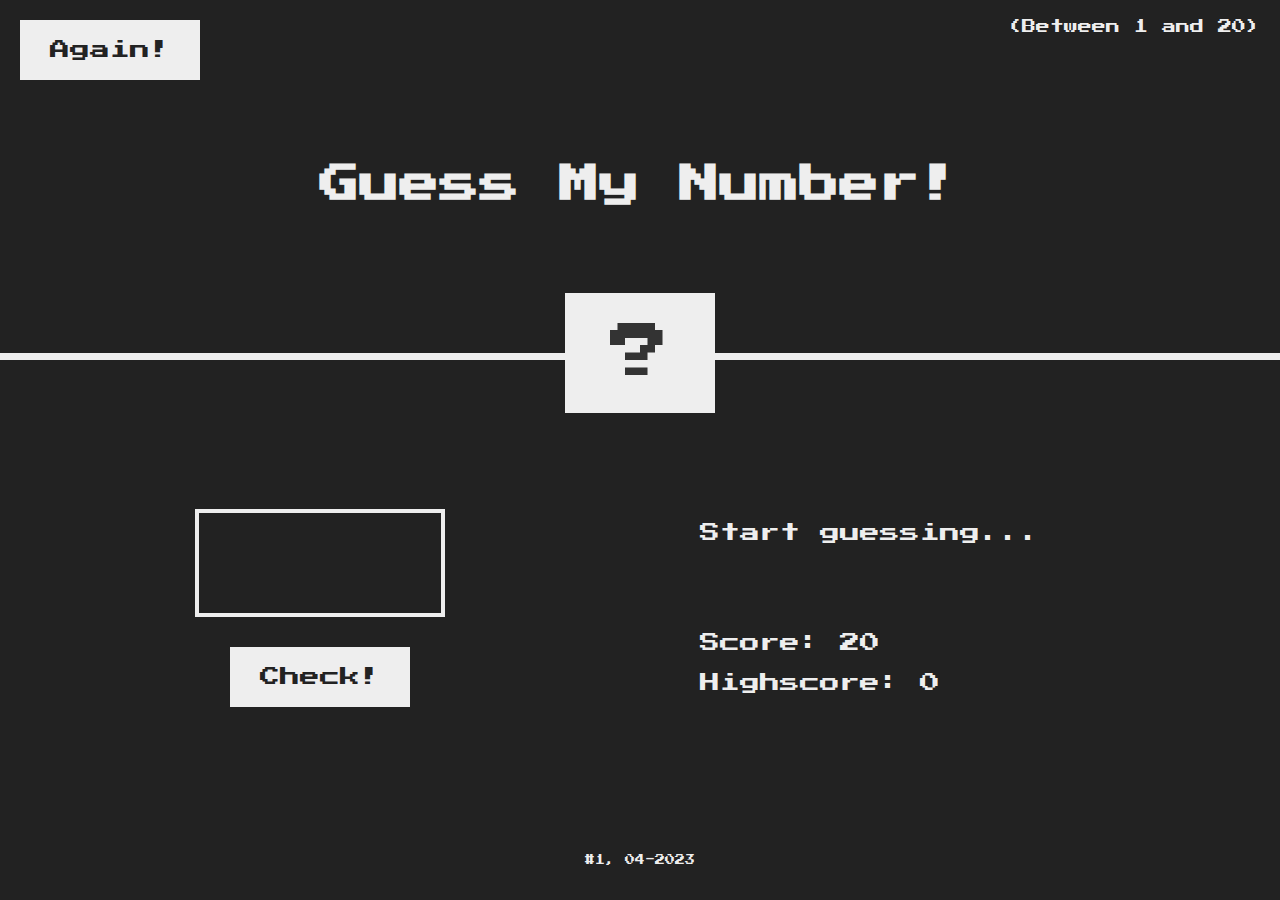
<file: 01-guess-my-number/index.html>
<!DOCTYPE html>
<html lang="en">

  <head>
    <meta charset="UTF-8" />
    <meta http-equiv="X-UA-Compatible" content="IE=edge" />
    <meta name="viewport" content="width=device-width, initial-scale=1.0" />
    <link rel="preconnect" href="https://fonts.googleapis.com">
    <link rel="preconnect" href="https://fonts.gstatic.com" crossorigin>
    <link href="https://fonts.googleapis.com/css2?family=Press+Start+2P&display=swap" rel="stylesheet">
    <link rel="stylesheet" href="style.css">
    <title>Guess My Number!</title>
  </head>

  <body>
    <header class="header">
      <h1 class="header__title">Guess My Number!</h1>
      <p class="header__subtitle">(Between 1 and 20)</p>
      <button class="header__button header__button--again button">Again!</button>
      <div class="header__mystery-number">?</div>
    </header>

    <main class="main">
      <section class="guess-section">
        <input class="guess-section__input" type="number" />
        <button class="guess-section__button button">Check!</button>
      </section>
      <section class="game-info-section">
        <p class="game-info-section__message">Start guessing...</p>
        <p class="game-info-section__score">Score: <span class="game-info-section__score-value">20</span></p>
        <p class="game-info-section__highscore">Highscore: <span class="game-info-section__highscore-value">0</span></p>
      </section>
    </main>
    <footer>
      <span>#1, 04-2023</span>
    </footer>

    <script src="script.js"></script>
  </body>

</html>
</file>
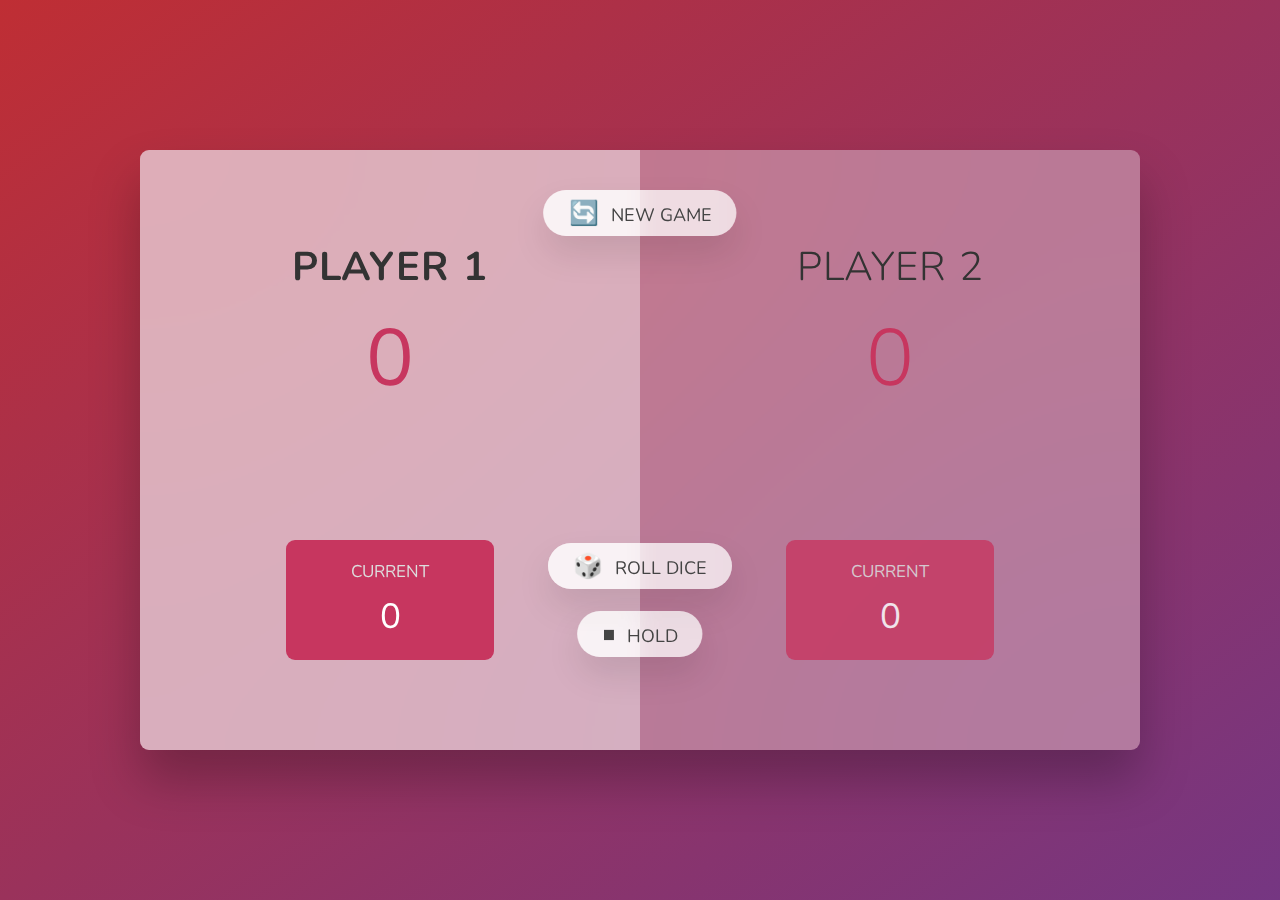
<file: 02-pig-game/index.html>
<!DOCTYPE html>
<html lang="en">
  <head>
    <meta charset="UTF-8" />
    <meta name="viewport" content="width=device-width, initial-scale=1.0" />
    <link rel="preconnect" href="https://fonts.googleapis.com" />
    <link rel="preconnect" href="https://fonts.gstatic.com" crossorigin />
    <link
      href="https://fonts.googleapis.com/css2?family=Nunito:wght@200;400&display=swap"
      rel="stylesheet"
    />
    <link rel="stylesheet" href="style.css" />
    <title>PIG Game</title>
  </head>
  <body>
    <main>
      <section class="player player--0">
        <h2 class="player__name" id="name--0">Player 1</h2>
        <p class="player__score" id="score--0">10</p>
        <div class="player__current">
          <p class="player__current-label">Current</p>
          <p class="player__current-score" id="current--0">1</p>
        </div>
      </section>
      <section class="player player--1">
        <h2 class="player__name" id="name--1">Player 2</h2>
        <p class="player__score" id="score--1">20</p>
        <div class="player__current">
          <p class="player__current-label">Current</p>
          <p class="player__current-score" id="current--1">2</p>
        </div>
      </section>
      <img src="img/dice-1.png" alt="Playing dice" class="dice" />
      <button class="btn btn--new">🔄 New Game</button>
      <button class="btn btn--roll">🎲 Roll dice</button>
      <button class="btn btn--hold">⏹ Hold</button>
    </main>
    <script src="script.js"></script>
  </body>
</html>
</file>
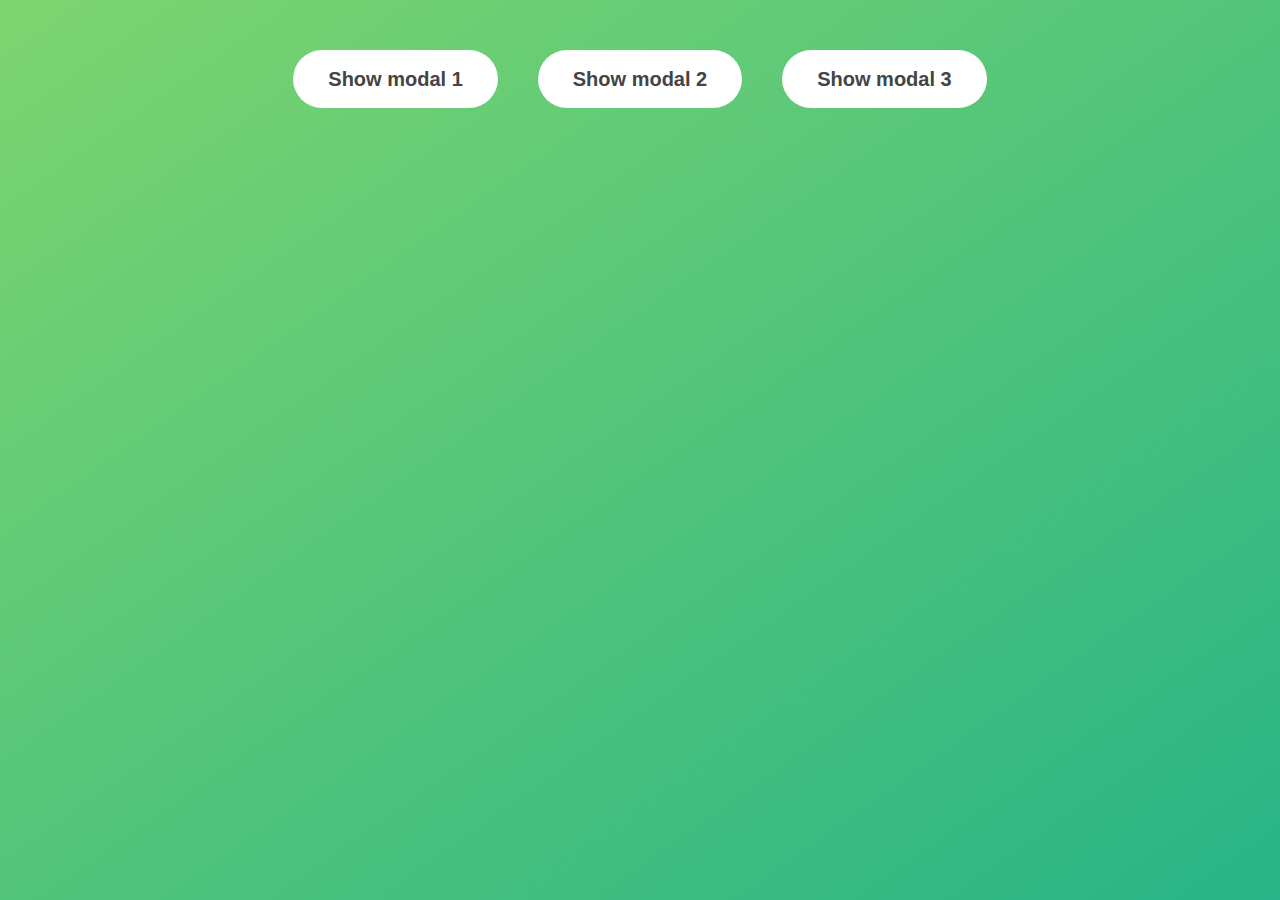
<file: 03-modal-window/index.html>
<!DOCTYPE html>
<html lang="en">
  <head>
    <meta charset="UTF-8" />
    <meta name="viewport" content="width=device-width, initial-scale=1.0" />
    <link rel="stylesheet" href="style.css" />
    <title>Modal window</title>
  </head>
  <body>
    <button class="btn__show-modal">Show modal 1</button>
    <button class="btn__show-modal">Show modal 2</button>
    <button class="btn__show-modal">Show modal 3</button>

    <main class="modal hidden">
      <button class="btn__close-modal">&times;</button>
      <h1>I'm a modal window 🖥</h1>
      <p>
        A modal window in JavaScript (also known as a modal dialog or a modal
        popup) is a user interface element that appears on top of the main
        content and requires the user to interact with it before they can
        continue interacting with the rest of the page. It is commonly used to
        display important information, prompt for user input, or confirm an
        action.
      </p>
      <h2>Essential Characteristics of Modal Windows</h2>
      <ul>
        <li>
          Overlay: When a modal window appears, it usually darkens or overlays
          the background content to bring attention to the modal and prevent
          interaction with the underlying elements.
        </li>
        <li>
          Focus: Modal windows capture the user's focus, meaning the user cannot
          interact with the content behind the modal until they close it or
          complete the required action within the modal.
        </li>
        <li>
          Content: Modals can contain various elements such as text, forms,
          buttons, images, or any other HTML content necessary to accomplish the
          intended task.
        </li>
        <li>
          Close button: Modal windows typically include a close button (e.g., an
          "X" icon) that allows the user to dismiss the modal without taking any
          action.
        </li>
      </ul>
    </main>
    <div class="overlay hidden"></div>
    <script src="script.js"></script>
  </body>
</html>
</file>
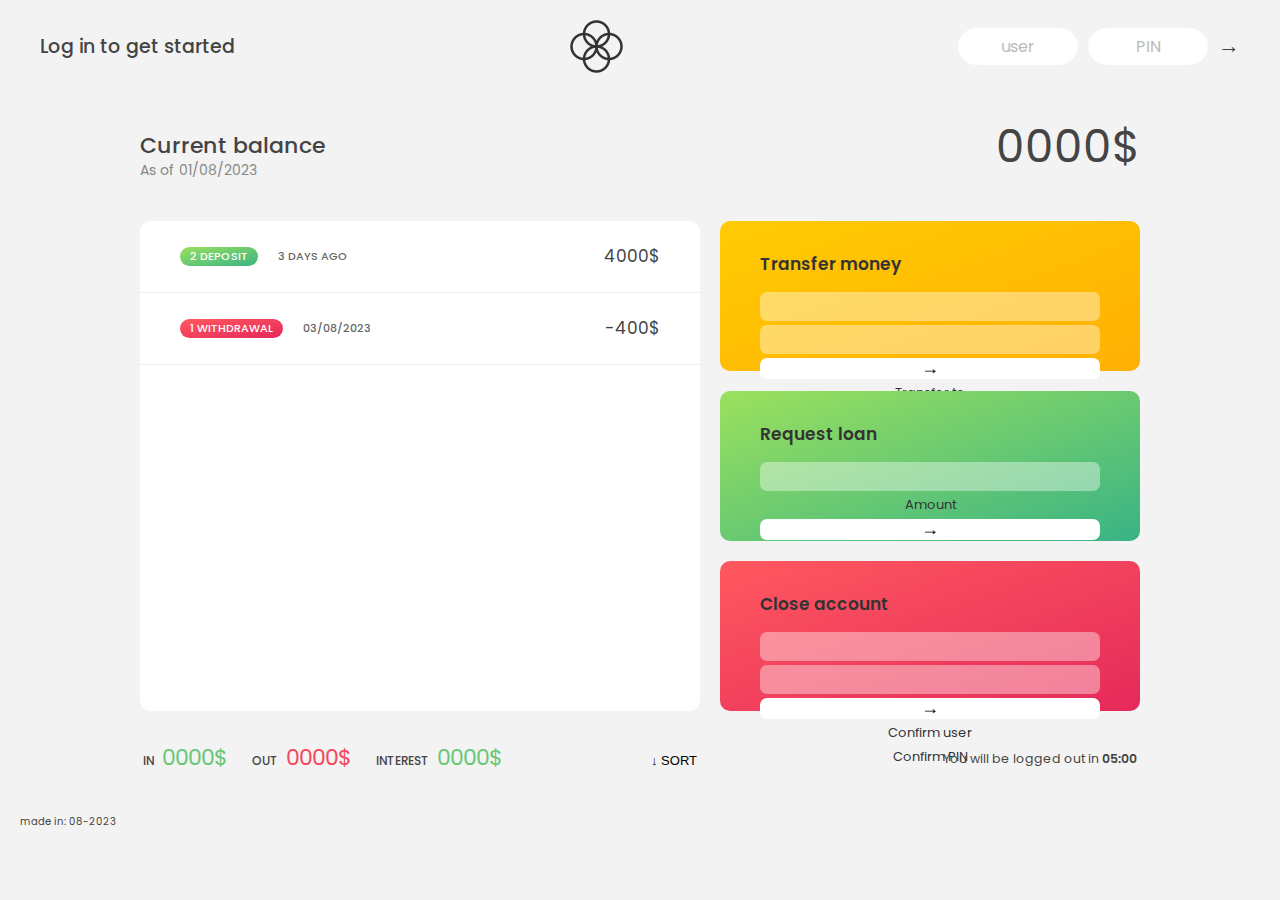
<file: 04-bank-app/index.html>
<!DOCTYPE html>
<html lang="en">
  <head>
    <meta charset="UTF-8" />
    <meta name="viewport" content="width=device-width, initial-scale=1.0" />
    <link rel="shortcut icon" href="img/icon.png" type="image/x-icon" />
    <link rel="preconnect" href="https://fonts.googleapis.com" />
    <link rel="preconnect" href="https://fonts.gstatic.com" crossorigin />
    <link
      href="https://fonts.googleapis.com/css2?family=Nunito:wght@200;400&family=Poppins:wght@400;500&display=swap"
      rel="stylesheet"
    />
    <link rel="stylesheet" href="style.css" />
    <title>Bank-App Arrays</title>
  </head>
  <body>
    <nav>
      <p class="welcome">Log in to get started</p>
      <img src="img/logo.png" alt="Logo" class="logo" />
      <form class="login">
        <input
          type="text"
          placeholder="user"
          class="login__input login__input--user"
        />
        <input
          type="password"
          placeholder="PIN"
          maxlength="4"
          class="login__input login__input--pin"
        />
        <button class="login__btn">&rarr;</button>
      </form>
    </nav>
    <main class="app">
      <!-- BALANCE -->
      <div class="balance">
        <div>
          <p class="balance__label">Current balance</p>
          <p class="balance__date">
            As of <span class="date">01/08/2023</span>
          </p>
        </div>
        <p class="balance__value">0000$</p>
      </div>
      <!-- MOVEMENTS -->
      <div class="movements">
        <div class="movements__row">
          <div class="movements__type movements__type--deposit">2 deposit</div>
          <div class="movements__date">3 days ago</div>
          <div class="movements__value">4000$</div>
        </div>
        <div class="movements__row">
          <div class="movements__type movements__type--withdrawal">
            1 withdrawal
          </div>
          <div class="movements__date">03/08/2023</div>
          <div class="movements__value">-400$</div>
        </div>
      </div>
      <!-- SUMMARY -->
      <div class="summary">
        <p class="summary__label">In</p>
        <p class="summary__value summary__value--in">0000$</p>
        <p class="summary__label">Out</p>
        <p class="summary__value summary__value--out">0000$</p>
        <p class="summary__label">Interest</p>
        <p class="summary__value summary__value--interes">0000$</p>
        <button class="btn--sort">&downarrow; SORT</button>
      </div>
      <!-- OPERATION: TRANSFERS -->
      <div class="operation operation--transfer">
        <h2>Transfer money</h2>
        <form action="" class="form form--transfer">
          <input type="text" class="form__input form__input--to" />
          <input type="number" class="form__input form__input--amount" />
          <button class="form__btn form__btn--transfer">&rarr;</button>
          <label for="" class="form__label">Transfer to</label>
          <label for="" class="form__label">Amount</label>
        </form>
      </div>
      <!-- OPERATION: LOAN -->
      <div class="operation operation--loan">
        <h2>Request loan</h2>
        <form action="" class="form form--loan">
          <input type="number" class="form__input form__input--loan-amount" />
          <button class="form__btn form__btn--loan">&rarr;</button>
          <label for="" class="form__label form__label--loan">Amount</label>
        </form>
      </div>
      <!-- OPERATION: CLOSE -->
      <div class="operation operation--close">
        <h2>Close account</h2>
        <form action="" class="form form--close">
          <input type="text" class="form__input form__input--user" />
          <input
            type="password"
            maxlength="6"
            class="form__input form__input--pin"
          />
          <button class="form__btn form__btn--close">&rarr;</button>
          <label for="" class="form__label">Confirm user</label>
          <label for="" class="form__label">Confirm PIN</label>
        </form>
      </div>
      <!-- LOGOUT TIMER -->
      <p class="logout-timer">
        You will be logged out in <span class="timer">05:00</span>
      </p>
    </main>
    <footer>made in: 08-2023</footer>
  </body>
</html>
</file>
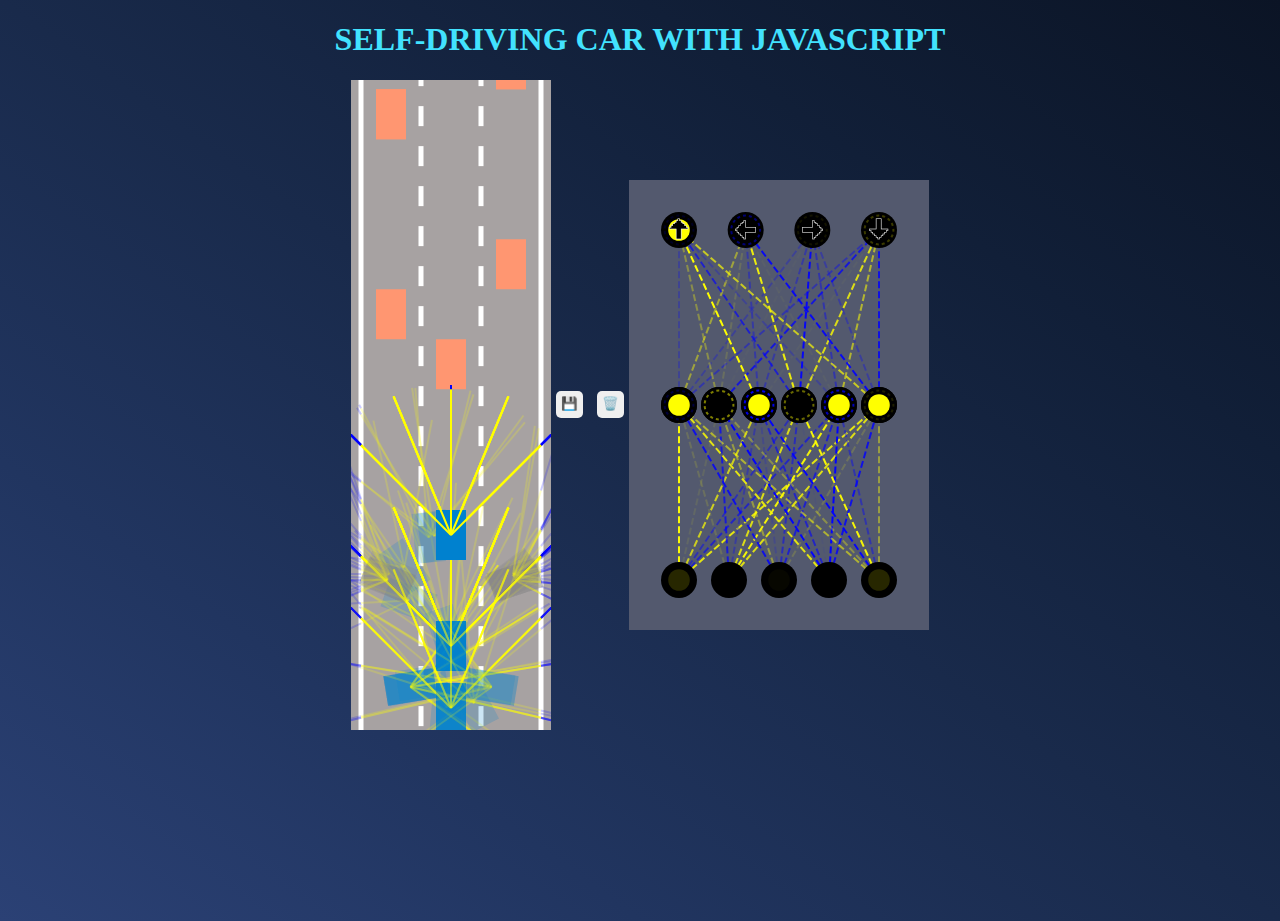
<file: 04-self-driving-car/index.html>
<!DOCTYPE html>
<html lang="en">
  <head>
    <meta charset="UTF-8" />
    <meta name="viewport" content="width=device-width, initial-scale=1.0" />
    <link rel="stylesheet" href="style.css" />
    <title>
      Self-Driving Car with JavaScript – Neural Networks and Machine Learning
    </title>
  </head>
  <body>
    <h1>Self-Driving Car with JavaScript</h1>
    <main>
      <canvas id="carCanvas"></canvas>
      <div class="verticalButtons">
        <button onclick="save()">💾</button>
        <button onclick="discard()">🗑️</button>
      </div>
      <canvas id="networkCanvas"></canvas>
    </main>

    <script src="visualizer.js"></script>
    <script src="network.js"></script>
    <script src="sensor.js"></script>
    <script src="utils.js"></script>
    <script src="road.js"></script>
    <script src="controls.js"></script>
    <script src="car.js"></script>
    <script src="main.js"></script>
  </body>
</html>
</file>
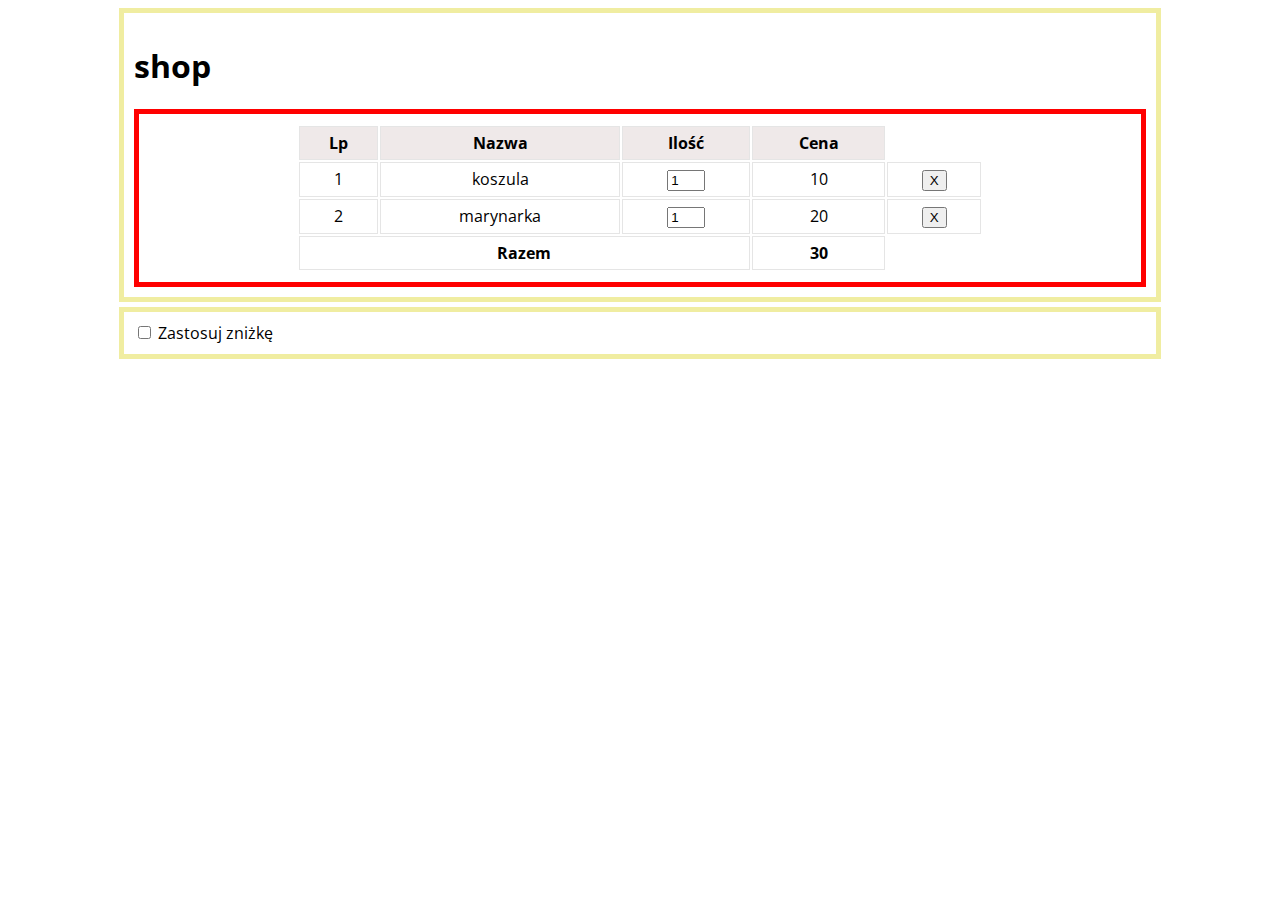
<file: 05-shop-JS/index.html>
<!DOCTYPE html>
<html lang="en">
  <head>
    <meta charset="UTF-8" />
    <meta name="viewport" content="width=device-width, initial-scale=1.0" />
    <link rel="stylesheet" href="src/style/style.css" />
    <title>05-shop-js</title>
  </head>
  <body>
    <div class="container">
      <h1>shop</h1>

      <div class="main">
        <table class="card-table">
          <thead>
            <th>Lp</th>
            <th>Nazwa</th>
            <th>Ilość</th>
            <th>Cena</th>
          </thead>
          <tbody id="items"></tbody>
          <tfoot>
            <tr>
              <td colspan="3"><b>Razem</b></td>
              <td><b id="total-price">?</b></td>
            </tr>
          </tfoot>
        </table>
      </div>
    </div>
    <div class="container">
      <input type="checkbox" id="add-discount" />
      <label for="add-discount">Zastosuj zniżkę</label>
      <p class="discount hidden" id="discount">
        Zniżka: <b><span id="discount-amount">0</span></b> zł
      </p>
    </div>

    <script src="src/js/app.js"></script>
  </body>
</html>
</file>
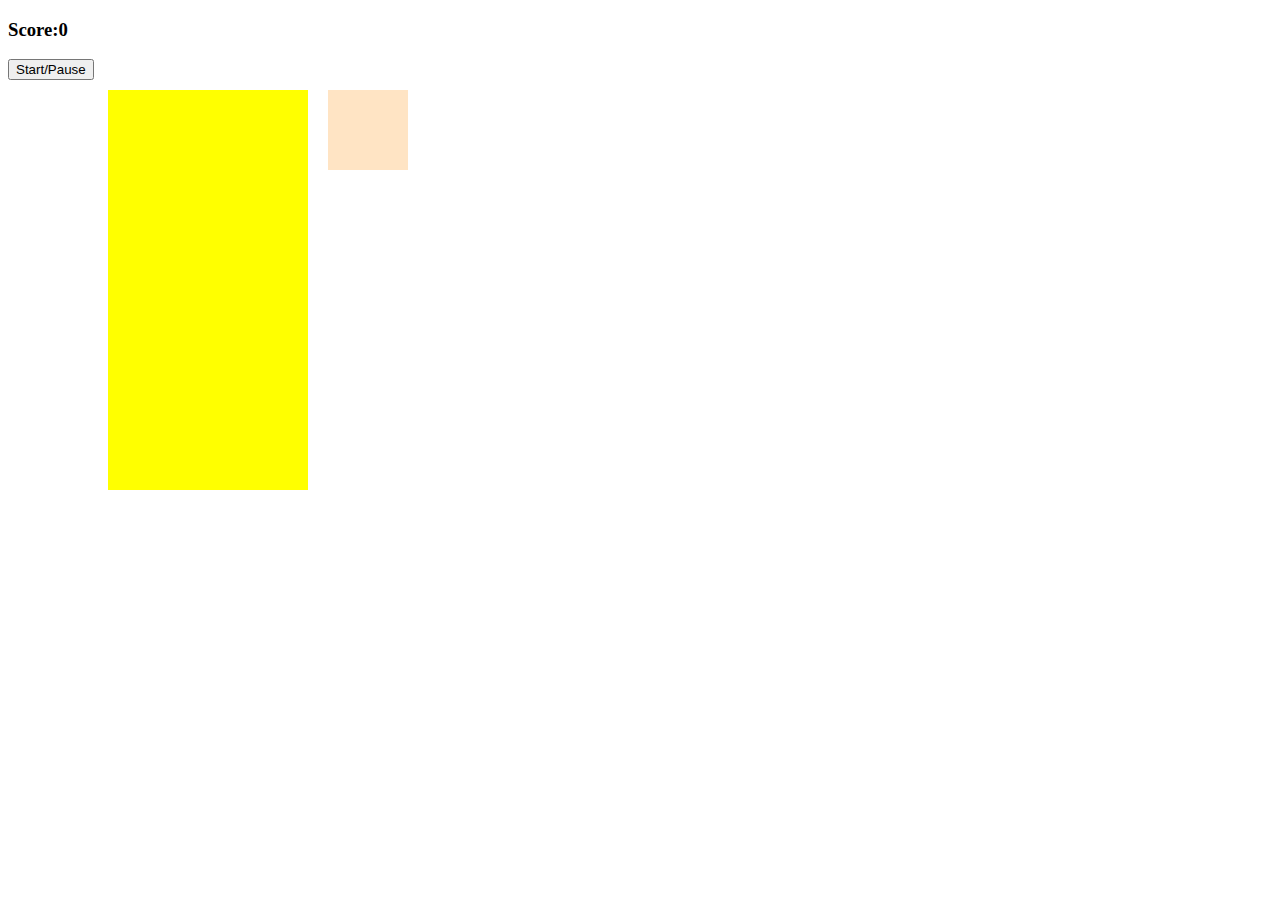
<file: 05-tetris-game/index.html>
<!DOCTYPE html>
<html lang="en">
  <head>
    <meta charset="UTF-8" />
    <meta name="viewport" content="width=device-width, initial-scale=1.0" />
    <link rel="stylesheet" href="style.css" />
    <title>tetris-game</title>
  </head>
  <body>
    <h3>Score:<span id="score">0</span></h3>
    <button id="start-button">Start/Pause</button>

    <div class="container">
      <div class="grid">
        <div></div>
        <div></div>
        <div></div>
        <div></div>
        <div></div>
        <div></div>
        <div></div>
        <div></div>
        <div></div>
        <div></div>
        <div></div>
        <div></div>
        <div></div>
        <div></div>
        <div></div>
        <div></div>
        <div></div>
        <div></div>
        <div></div>
        <div></div>
        <div></div>
        <div></div>
        <div></div>
        <div></div>
        <div></div>
        <div></div>
        <div></div>
        <div></div>
        <div></div>
        <div></div>
        <div></div>
        <div></div>
        <div></div>
        <div></div>
        <div></div>
        <div></div>
        <div></div>
        <div></div>
        <div></div>
        <div></div>
        <div></div>
        <div></div>
        <div></div>
        <div></div>
        <div></div>
        <div></div>
        <div></div>
        <div></div>
        <div></div>
        <div></div>
        <div></div>
        <div></div>
        <div></div>
        <div></div>
        <div></div>
        <div></div>
        <div></div>
        <div></div>
        <div></div>
        <div></div>
        <div></div>
        <div></div>
        <div></div>
        <div></div>
        <div></div>
        <div></div>
        <div></div>
        <div></div>
        <div></div>
        <div></div>
        <div></div>
        <div></div>
        <div></div>
        <div></div>
        <div></div>
        <div></div>
        <div></div>
        <div></div>
        <div></div>
        <div></div>
        <div></div>
        <div></div>
        <div></div>
        <div></div>
        <div></div>
        <div></div>
        <div></div>
        <div></div>
        <div></div>
        <div></div>
        <div></div>
        <div></div>
        <div></div>
        <div></div>
        <div></div>
        <div></div>
        <div></div>
        <div></div>
        <div></div>
        <div></div>
        <div></div>
        <div></div>
        <div></div>
        <div></div>
        <div></div>
        <div></div>
        <div></div>
        <div></div>
        <div></div>
        <div></div>
        <div></div>
        <div></div>
        <div></div>
        <div></div>
        <div></div>
        <div></div>
        <div></div>
        <div></div>
        <div></div>
        <div></div>
        <div></div>
        <div></div>
        <div></div>
        <div></div>
        <div></div>
        <div></div>
        <div></div>
        <div></div>
        <div></div>
        <div></div>
        <div></div>
        <div></div>
        <div></div>
        <div></div>
        <div></div>
        <div></div>
        <div></div>
        <div></div>
        <div></div>
        <div></div>
        <div></div>
        <div></div>
        <div></div>
        <div></div>
        <div></div>
        <div></div>
        <div></div>
        <div></div>
        <div></div>
        <div></div>
        <div></div>
        <div></div>
        <div></div>
        <div></div>
        <div></div>
        <div></div>
        <div></div>
        <div></div>
        <div></div>
        <div></div>
        <div></div>
        <div></div>
        <div></div>
        <div></div>
        <div></div>
        <div></div>
        <div></div>
        <div></div>
        <div></div>
        <div></div>
        <div></div>
        <div></div>
        <div></div>
        <div></div>
        <div></div>
        <div></div>
        <div></div>
        <div></div>
        <div></div>
        <div></div>
        <div></div>
        <div></div>
        <div></div>
        <div></div>
        <div></div>
        <div></div>
        <div></div>
        <div></div>
        <div></div>
        <div></div>
        <div></div>
        <div></div>
        <div></div>
        <div></div>
        <div></div>
        <div></div>
        <div></div>
        <div></div>
        <div></div>
        <div></div>
        <div class="taken"></div>
        <div class="taken"></div>
        <div class="taken"></div>
        <div class="taken"></div>
        <div class="taken"></div>
        <div class="taken"></div>
        <div class="taken"></div>
        <div class="taken"></div>
        <div class="taken"></div>
        <div class="taken"></div>
      </div>
      <div class="mini-grid">
        <div></div>
        <div></div>
        <div></div>
        <div></div>
        <div></div>
        <div></div>
        <div></div>
        <div></div>
        <div></div>
        <div></div>
        <div></div>
        <div></div>
        <div></div>
        <div></div>
        <div></div>
        <div></div>
      </div>
    </div>
    <script src="app.js"></script>
  </body>
</html>
</file>
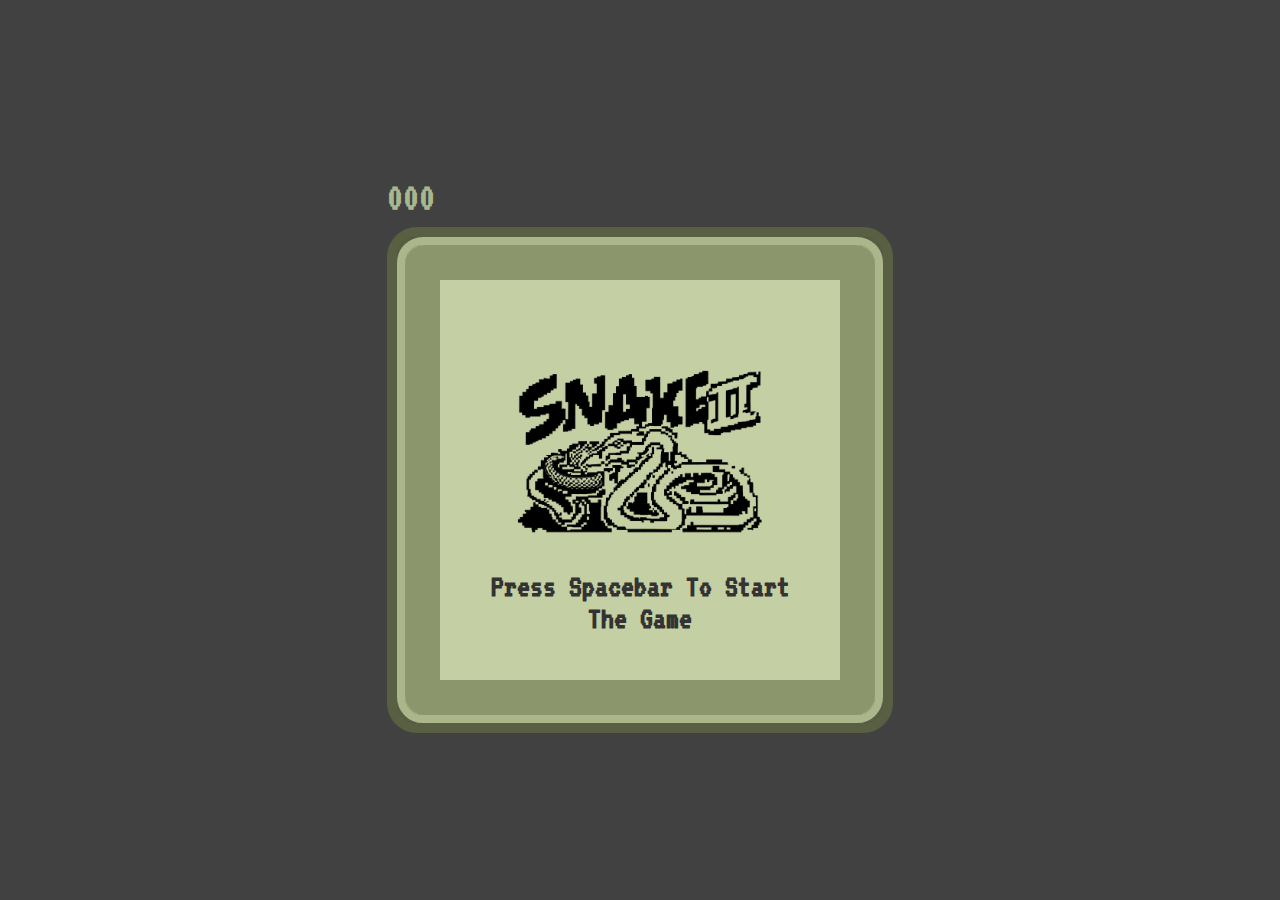
<file: 06-snake-game/index.html>
<!DOCTYPE html>
<html lang="en">
  <head>
    <meta charset="UTF-8" />
    <meta name="viewport" content="width=device-width, initial-scale=1.0" />
    <link rel="preconnect" href="https://fonts.googleapis.com" />
    <link rel="preconnect" href="https://fonts.gstatic.com" crossorigin />
    <link
      href="https://fonts.googleapis.com/css2?family=VT323&display=swap"
      rel="stylesheet"
    />
    <title>Snake Game</title>
    <link rel="stylesheet" href="style.css" />
    <script src="script.js" defer></script>
  </head>
  <body>
    <div>
      <div class="scores">
        <h1 id="score">000</h1>
        <h1 id="highScore">000</h1>
      </div>
      <div class="game-border-1">
        <div class="game-border-2">
          <div class="game-border-3">
            <div id="game-board"></div>
          </div>
        </div>
      </div>
    </div>
    <h1 id="instruction-text">Press spacebar to start the game</h1>
    <img id="logo" src="img/snake-game-ai-gen.png" alt="snake-logo" />
  </body>
</html>
</file>
<file: 01-guess-my-number/style.css>
* {
  margin: 0;
  padding: 0;
  box-sizing: inherit;
}

html {
  font-size: 62.5%;
  box-sizing: border-box;
}

body {
  font-family: 'Press Start 2P', cursive;
  color: #eee;
  background-color: #222;
}
.header {
  position: relative;
  height: 40vh;
  border-bottom: 7px solid #eee;
}

.main {
  height: 55vh;
  color: #eee;
  display: flex;
  align-items: center;
  justify-content: space-around;
}

.guess-section {
  width: 52rem;
  display: flex;
  flex-direction: column;
  align-items: center;
}

.game-info-section {
  width: 52rem;
  font-size: 2rem;
}

.header__title {
  font-size: 4rem;
  text-align: center;
  position: absolute;
  width: 100%;
  top: 52%;
  left: 50%;
  transform: translate(-50%, -50%);
}

.header__mystery-number {
  background: #eee;
  color: #333;
  font-size: 6rem;
  width: 15rem;
  padding: 3rem 0rem;
  text-align: center;
  position: absolute;
  bottom: 0;
  left: 50%;
  transform: translate(-50%, 50%);
}

.header__subtitle {
  font-size: 1.4rem;
  position: absolute;
  top: 2rem;
  right: 2rem;
}

.header__button {
  position: absolute;
  top: 2rem;
  left: 2rem;
}

.guess-section__input {
  background: none;
  border: 4px solid #eee;
  font-family: inherit;
  font-size: 5rem;
  color: inherit;
  padding: 2.5rem;
  width: 25rem;
  text-align: center;
  display: block;
  margin-bottom: 3rem;
}

.game-info-section__message {
  margin-bottom: 8rem;
  height: 3rem;
}
.game-info-section__score {
  margin-bottom: 2rem;
}

.button {
  border: none;
  background-color: #eee;
  color: #222;
  font-size: 2rem;
  font-family: inherit;
  padding: 2rem 3rem;
  cursor: pointer;
}

footer {
  text-align: center;
}
</file>
<file: 02-pig-game/style.css>
* {
  margin: 0;
  padding: 0;
  box-sizing: inherit;
}
html {
  font-size: 62.5%;
  box-sizing: border-box;
}

body {
  font-family: 'Nunito', sans-serif;
  font-weight: 400;
  height: 100vh;
  color: #333;
  background-image: linear-gradient(to top left, #753682 0%, #bf2e34 100%);
  display: flex;
  align-items: center;
  justify-content: center;
}

main {
  position: relative;
  width: 100rem;
  height: 60rem;
  background-color: rgba(255, 255, 255, 0.35);
  backdrop-filter: blur(200px);
  filter: blur();
  box-shadow: 0 3rem 5rem rgba(0, 0, 0, 0.25);
  border-radius: 9px;
  overflow: hidden;
  display: flex;
}

.player {
  flex: 50%;
  padding: 9rem;
  display: flex;
  flex-direction: column;
  align-items: center;
  transition: all 0.75s;
}

.player__name {
  position: relative;
  font-size: 4rem;
  text-transform: uppercase;
  letter-spacing: 1px;
  word-spacing: 2px;
  font-weight: 300;
  margin-bottom: 1rem;
}

.player__score {
  font-size: 8rem;
  font-weight: 300;
  color: #c7365f;
  margin-bottom: auto;
}
.player__current {
  background-color: #c7365f;
  opacity: 0.8;
  border-radius: 9px;
  color: #fff;
  width: 65%;
  padding: 2rem;
  text-align: center;
  transition: all 0.75s;
}

.player__current-label {
  text-transform: uppercase;
  margin-bottom: 1rem;
  font-size: 1.7rem;
  color: #ddd;
}

.player__current-score {
  font-size: 3.5rem;
}

.dice {
  position: absolute;
  left: 50%;
  top: 16.5rem;
  transform: translateX(-50%);
  height: 10rem;
  box-shadow: 0 2rem 5rem rgba(0, 0, 0, 0.2);
}

.btn {
  position: absolute;
  left: 50%;
  transform: translateX(-50%);
  color: #444;
  background: none;
  border: none;
  font-family: inherit;
  font-size: 1.8rem;
  text-transform: uppercase;
  cursor: pointer;
  font-weight: 400;
  transition: all 0.2s;
  background-color: rgba(255, 255, 255, 0.6);
  backdrop-filter: blur(10px);

  padding: 0.7rem 2.5rem;
  border-radius: 50rem;
  box-shadow: 0 1.75rem 3.5rem rgba(0, 0, 0, 0.1);
}

.btn--new {
  top: 4rem;
}

.btn--roll {
  top: 39.3rem;
}

.btn--hold {
  top: 46.1rem;
}
.btn::first-letter {
  font-size: 2.4rem;
  display: inline-block;
  margin-right: 0.7rem;
}
.btn:active {
  transform: translate(-50%, 3px);
  box-shadow: 0 1rem 2rem rgba(0, 0, 0, 0.15);
}
.btn:focus {
  outline: none;
}

.hidden {
  display: none;
}

.player--winner {
  background-color: #2f2f2f;
}

.player--winner .player__name {
  font-weight: 700;
  color: #c7365f;
}

.player--active {
  background-color: rgba(255, 255, 255, 0.4);
}
.player--active .player__name {
  font-weight: 700;
}
.player--active .player__score {
  font-weight: 400;
}
.player--active .player__current {
  opacity: 1;
}
</file>
<file: 03-modal-window/style.css>
* {
  margin: 0;
  padding: 0;
  box-sizing: inherit;
}

html {
  font-size: 62.5%;
  box-sizing: border-box;
}

body {
  font-family: sans-serif;
  color: #333;
  line-height: 1.5;
  height: 100vh;
  position: relative;
  display: flex;
  align-items: flex-start;
  justify-content: center;
  background: linear-gradient(to top left, #28b487, #7dd56f);
}

h1 {
  font-size: 2.5rem;
  margin-bottom: 2rem;
}

h2 {
  font-size: 1.8rem;
  margin-bottom: 1.5rem;
}

p {
  font-size: 1.8rem;
  padding: 0.5rem;
  margin-bottom: 2.5rem;
  text-align: justify;
}

li {
  font-size: 1.2rem;
  text-align: justify;
  margin-bottom: 1.1rem;
}

li:last-child {
  margin-bottom: 0;
}

/* modal */

.modal {
  position: absolute;
  top: 50%;
  left: 50%;
  transform: translate(-50%, -50%);
  width: 60%;
  background-color: #fff;
  padding: 6rem;
  border-radius: 5px;
  box-shadow: 0 3rem 5rem rgba(0, 0, 0, 0.3);
  z-index: 10;
}

/* btn  */
.btn__show-modal {
  font-size: 2rem;
  font-weight: 600;
  padding: 1.75rem 3.5rem;
  margin: 5rem 2rem;
  border: none;
  background-color: #fff;
  color: #444;
  border-radius: 10rem;
  cursor: pointer;
}

.btn__close-modal {
  position: absolute;
  top: 1.2rem;
  right: 2rem;
  font-size: 5rem;
  color: #333;
  cursor: pointer;
  border: none;
  background: none;
}

.overlay {
  position: absolute;
  top: 0;
  left: 0;
  width: 100%;
  height: 100%;
  background-color: rgba(0, 0, 0, 0.6);
  backdrop-filter: blur(3px);
  z-index: 5;
}

.hidden {
  display: none;
}
</file>
<file: 04-bank-app/style.css>
* {
  margin: 0;
  padding: 0;
  box-sizing: inherit;
}
html {
  font-size: 62.5%;
  box-sizing: border-box;
}

body {
  font-family: 'Poppins', sans-serif;
  color: #444;
  background-color: #f3f3f3;
  height: 100vh;
  padding: 2rem;
}

nav {
  display: flex;
  justify-content: space-between;
  align-items: center;
  padding: 0 2rem;
}

.welcome {
  font-size: 1.9rem;
  font-weight: 500;
}
.logo {
  height: 5.25rem;
}

.login {
  display: flex;
}

.login__input {
  border: none;
  padding: 0.5rem 2rem;
  font-size: 1.6rem;
  font-family: inherit;
  text-align: center;
  width: 12rem;
  border-radius: 10rem;
  margin-right: 1rem;
  color: inherit;
  border: 1px solid #fff;
  transition: all 0.3s;
}

.login__input:focus {
  outline: none;
  border: 1px solid #ccc;
}
.login__input::placeholder {
  color: #bbb;
}
.login__btn {
  border: none;
  background: none;
  font-size: 2.2rem;
  color: inherit;
  cursor: pointer;
  transition: all 0.3s;
}

.login__btn:hover,
.login__btn:focus,
.btn--sort:hover,
.btn--sort:focus {
  outline: none;
  color: #777;
}

/* MAIN */

.app {
  position: relative;
  max-width: 100rem;
  margin: 4rem auto;
  display: grid;
  grid-template-columns: 4fr 3fr;
  grid-template-rows: auto repeat(3, 15rem) auto;
  gap: 2rem;
  /* UWAGA  */
  /* opacity: 0; */
  transition: all 1s;
}

.balance {
  grid-column: 1 / span 2;
  display: flex;
  align-items: flex-end;
  justify-content: space-between;
  margin-bottom: 2rem;
}

.balance__label {
  font-size: 2.2rem;
  font-weight: 500;
  margin-bottom: -0.2rem;
}

.balance__date {
  font-size: 1.4rem;
  color: #888;
}

.balance__value {
  font-size: 4.5rem;
  font-weight: 400;
}

/* MOVEMENTS */
.movements {
  grid-row: 2 / span 3;
  background-color: #fff;
  border-radius: 1rem;
  overflow: scroll;
}

.movements__row {
  padding: 2.25rem 4rem;
  display: flex;
  align-items: center;
  border-bottom: 1px solid #eee;
}

.movements__type {
  font-size: 1.1rem;
  text-transform: uppercase;
  font-weight: 500;
  color: #fff;
  padding: 0.1rem 1rem;
  border-radius: 10rem;
  margin-right: 2rem;
}

.movements__date {
  font-size: 1.1rem;
  text-transform: uppercase;
  font-weight: 500;
  color: #666;
}

.movements__value {
  font-size: 1.7rem;
  margin-left: auto;
}

.movements__type--deposit {
  background-image: linear-gradient(to top left, #39b385, #9be15d);
}

.movements__type--withdrawal {
  background-image: linear-gradient(to top left, #e52a5a, #ff585f);
}

/* SUMMARY */
.summary {
  grid-row: 5/6;
  display: flex;
  align-items: baseline;
  padding: 0 0.3rem;
  margin-top: 1rem;
}

.summary__label {
  font-size: 1.2rem;
  font-weight: 500;
  text-transform: uppercase;
  margin-right: 0.8rem;
}
.summary__value {
  font-size: 2.2rem;
  margin-right: 2.5rem;
}

.summary__value--in,
.summary__value--interes {
  color: #66c873;
}

.summary__value--out {
  color: #f5465d;
}

.btn--sort {
  margin-left: auto;
  border: none;
  background: none;
  font-size: 1.3rem;
  font-weight: 500;
  cursor: pointer;
}

/* OPERATIONS */
.operation {
  border-radius: 1rem;
  padding: 3rem 4rem;
  color: #333;
}

.operation--transfer {
  background-image: linear-gradient(to top left, #ffb003, #ffcb03);
}

.operation--loan {
  background-image: linear-gradient(to top left, #39b385, #9be15d);
}

.operation--close {
  background-image: linear-gradient(to top left, #e52a5a, #ff585f);
}

h2 {
  margin-bottom: 1.5rem;
  font-size: 1.7rem;
  font-weight: 600;
  color: #333;
}

.form {
  display: grid;
  grid-template-columns: 2.5fr, 2.5fr, 1fr;
  grid-template-rows: auto auto;
  gap: 0.4rem 1rem;
}

.form.form--loan {
  grid-column: 2.5fr, 1fr, 2.5fr;
}

.form__label--loan {
  grid-row: 2;
}

.form__input {
  width: 100%;
  border: none;
  background-color: rgba(255, 255, 255, 0.4);
  font-family: inherit;
  font-size: 1.5rem;
  text-align: center;
  color: #333;
  padding: 0.3rem 1rem;
  border-radius: 0.7rem;
  transition: all 0.3s;
}

.form__input:focus {
  outline: none;
  background-color: rgba(255, 255, 255, 0.6);
}

.form__label {
  font-size: 1.3rem;
  text-align: center;
}

.form__btn {
  border: none;
  border-radius: 0.7rem;
  font-size: 1.8rem;
  background-color: #fff;
  cursor: pointer;
  transition: all 0.3s;
}
.form__btn:focus {
  outline: none;
  background-color: rgba(255, 255, 255, 0.8);
}

/* LOGOUT TIMER */
.logout-timer {
  padding: 0 0.3rem;
  margin-top: 1.9rem;
  text-align: right;
  font-size: 1.25rem;
}
.timer {
  font-weight: 600;
}
</file>
<file: 04-self-driving-car/style.css>
body {
  margin: 0;
  height: 100vh;
  background-image: linear-gradient(
    to right top,
    #2b4175,
    #213560,
    #192a4b,
    #111f38,
    #0b1425
  );
  overflow: hidden;
}

main {
  display: flex;
  justify-content: center;
  align-items: center;
}
h1 {
  color: #42e2fe;
  text-transform: uppercase;
  text-align: center;
}

#verticalButtons {
  display: flex;
  flex-direction: column;
}

button {
  border: none;
  border-radius: 5px;
  padding: 5px 5px 7px 5px;
  margin: 5px;
  cursor: pointer;
}
button:hover {
  background-color: #00c0ff;
}

#networkCanvas {
  background: #53596e;
}
#carCanvas {
  background: #a7a2a2;
}

/* info 
overflow: hidden; 
background-image: linear-gradient*/
</file>
<file: 05-shop-JS/src/style/style.css>
/* 
font-family: 'Open Sans', sans-serif;
*/

@import url('https://fonts.googleapis.com/css2?family=Open+Sans:wght@400;600;800&display=swap');

body {
  font-family: 'Open Sans', sans-serif;
  font-size: 16px;
}

.container {
  max-width: 80%;
  margin: 0 auto;
  /* test */
  border: 5px solid #f0eda1;
  padding: 10px;
  margin-bottom: 5px;
}

.main {
  display: flex;
  justify-content: center;
  /* test */
  border: 5px solid red;
  padding: 10px;
}
.card-table {
  width: 70%;
  text-align: center;
}

.card-table th,
.card-table td {
  border: 1px solid #e5e5e5;
  padding: 5px;
}

.card-table td input {
  width: 30px;
}

.card-table th {
  background-color: #efe9e9;
}

.discount {
  border: 1px solid #3bc53b;
  padding: 4px 8px;
  background-color: #b9f3b9;
}

.hidden {
  display: none;
}

.marked {
  background-color: #eadbc8;
}
</file>
<file: 05-tetris-game/style.css>
.grid {
  width: 200px;
  height: 400px;
  display: flex;
  flex-wrap: wrap;
  background-color: yellow;
}

.grid div {
  height: 20px;
  width: 20px;
}

.tetromino {
  background-color: blue;
}

.mini-grid {
  width: 80px;
  height: 80px;
  display: flex;
  flex-wrap: wrap;
  background-color: bisque;
}

.mini-grid div {
  width: 20px;
  height: 20px;
}

.container {
  margin-left: 100px;
  display: flex;
  gap: 20px;
}

#start-button {
  margin-bottom: 10px;
}
</file>
<file: 06-snake-game/style.css>
body {
  display: flex;
  align-items: center;
  justify-content: center;
  height: 100vh;
  margin: 0;
  font-family: "VT323", monospace;
}

body,
.snake {
  background-color: #414141;
}

#game-board {
  border-radius: 100px;
  display: grid;
  grid-template-columns: repeat(20, 20px);
  grid-template-rows: repeat(20, 20px);
  margin: 5px;
}

.game-border-1 {
  border: #595f43 solid 10px;
  border-radius: 30px;
  box-shadow: inset 0 0 0 10px #595f43;
}

.game-border-2 {
  border: #abb78a solid 8px;
  border-radius: 26px;
  box-shadow: inset 0 0 0 10px #abb78a;
}

.game-border-3 {
  border: #8b966c solid 30px;
  border-radius: 20px;
  box-shadow: inset 0 0 0 5px #8b966c;
}

#instruction-text {
  position: absolute;
  top: 60%;
  color: #333;
  width: 300px;
  text-align: center;
  text-transform: capitalize;
  padding: 30px;
  margin: 0;
}

.scores {
  display: flex;
  justify-content: space-between;
}

#score {
  color: #abb78a;
}

#score,
#highScore {
  font-size: 40px;
  font-weight: bolder;
  margin: 10px 0;
}

#highScore {
  color: #d8ddca;
  display: none;
}

.game-border-3,
#logo {
  background-color: #c4cfa3;
}

.snake {
  border: #5a5a5a 1px dotted;
}

.food {
  background-color: #dedede;
  border: #999 5px solid;
}

#logo {
  position: absolute;
}
</file>
